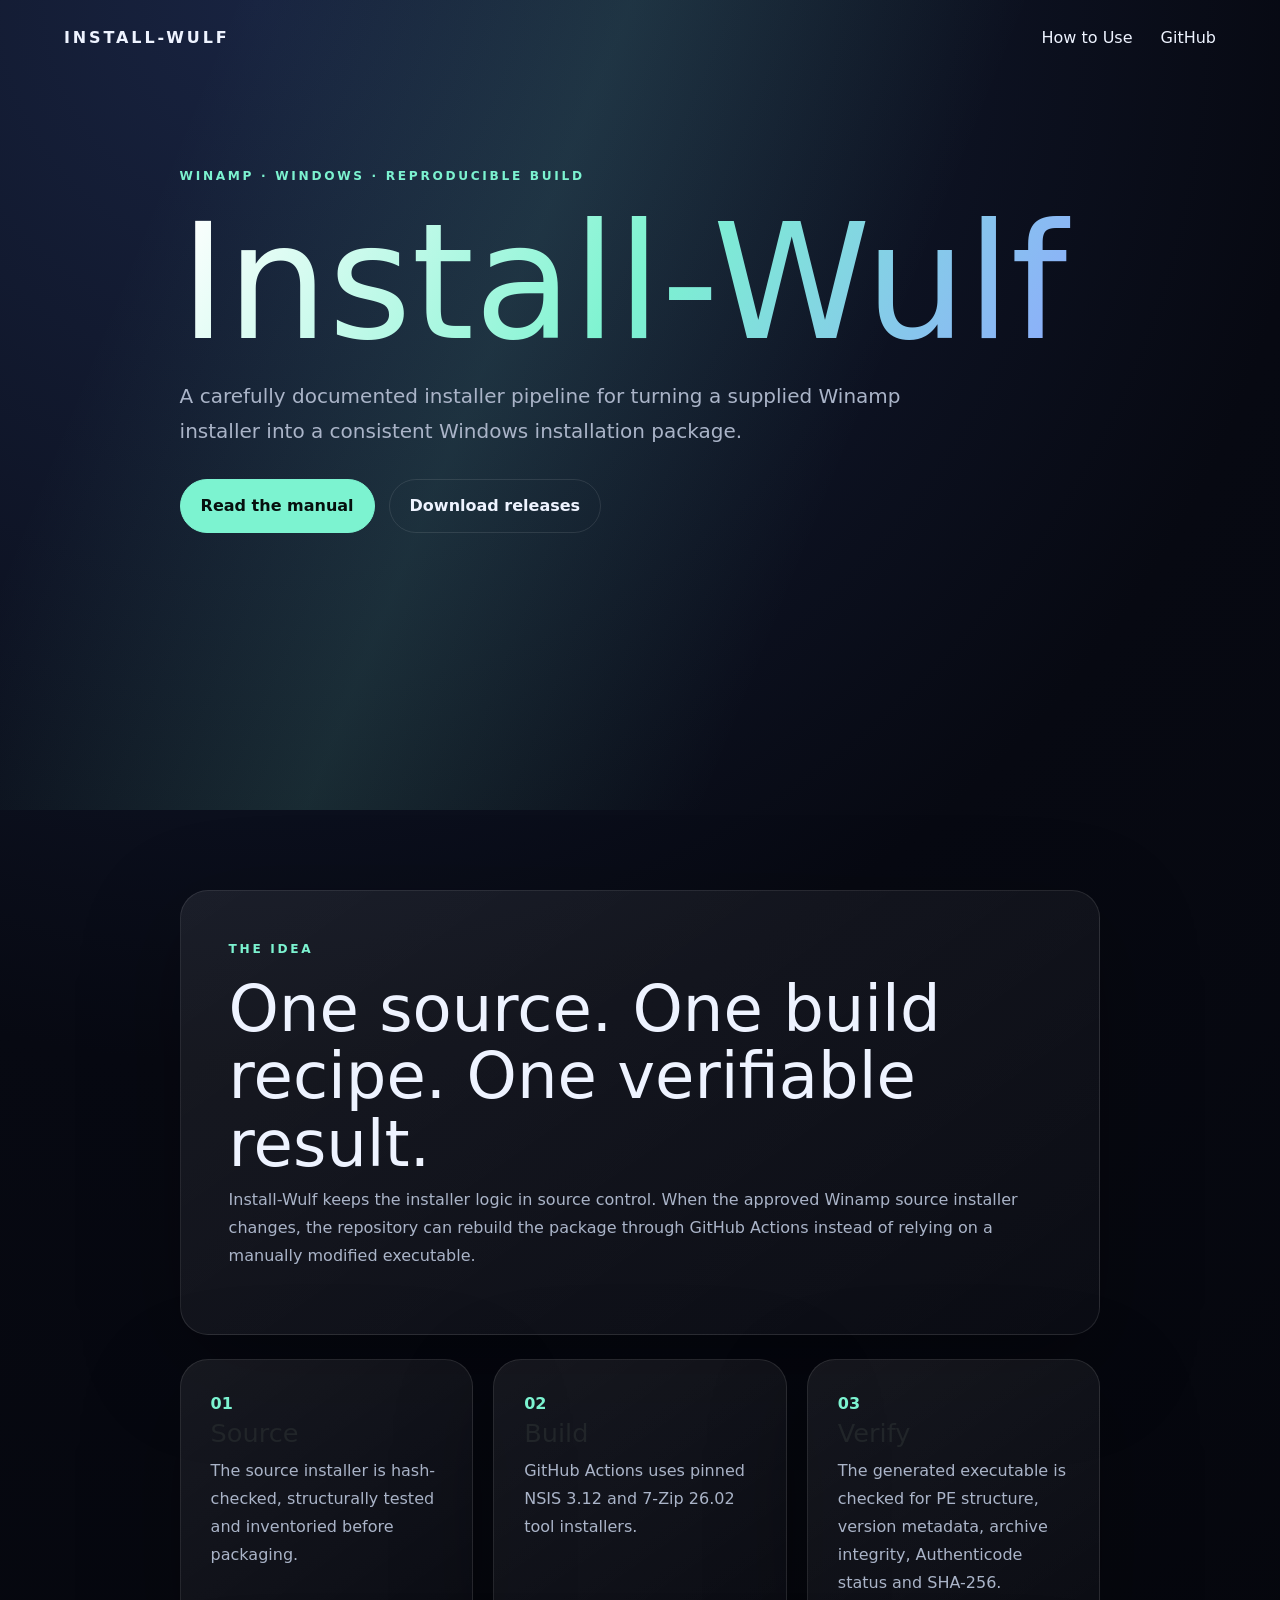
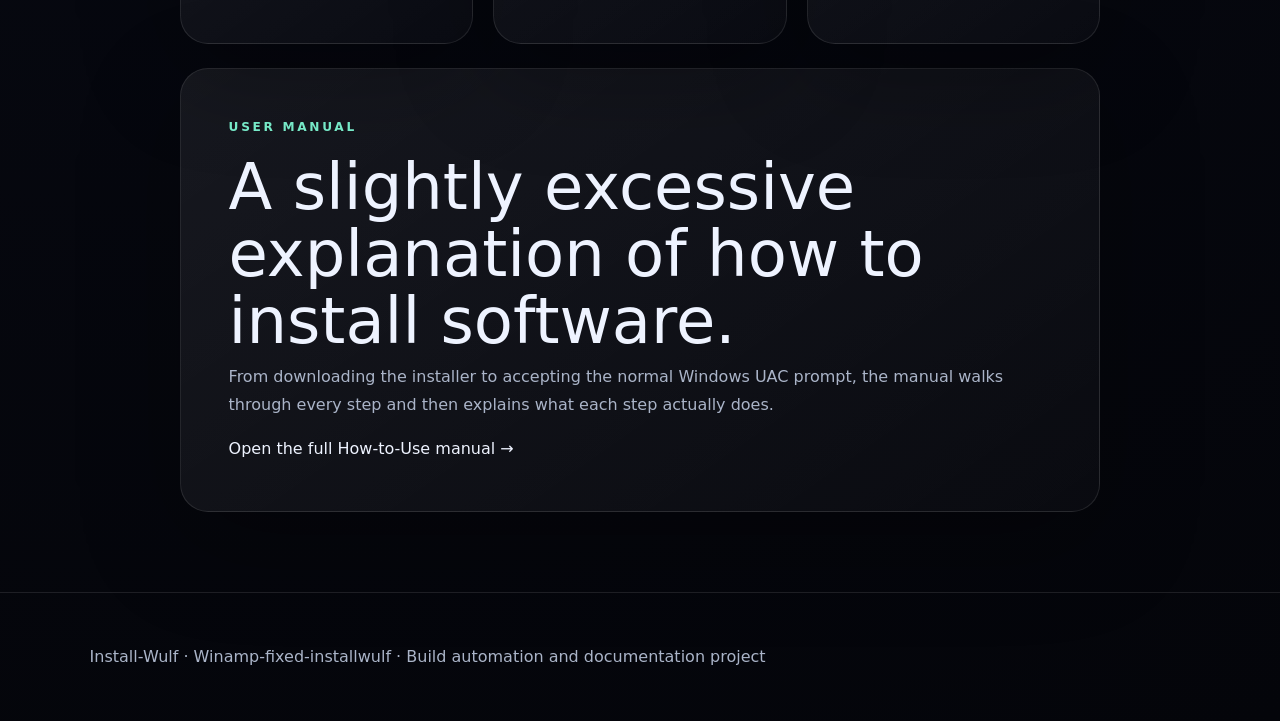
<file: web/index.html>
<!doctype html>
<html lang="en"><head><meta charset="utf-8"><meta name="viewport" content="width=device-width,initial-scale=1"><title>Winamp Install-Wulf</title><meta name="description" content="Winamp Install-Wulf: a reproducible Windows installer build and documentation project."><link rel="stylesheet" href="assets/css/site.css"></head>
<body><header class="hero"><nav><a class="brand" href="index.html">INSTALL-WULF</a><a href="how-to-use.html">How to Use</a><a href="https://github.com/n-e-o-w-u-l-f/Winamp-fixed-installwulf">GitHub</a></nav><div class="hero-inner parallax"><p class="eyebrow">WINAMP · WINDOWS · REPRODUCIBLE BUILD</p><h1>Install-Wulf</h1><p class="lead">A carefully documented installer pipeline for turning a supplied Winamp installer into a consistent Windows installation package.</p><div class="actions"><a class="button" href="how-to-use.html">Read the manual</a><a class="button ghost" href="https://github.com/n-e-o-w-u-l-f/Winamp-fixed-installwulf/releases">Download releases</a></div></div></header>
<main><section class="panel reveal"><p class="eyebrow">THE IDEA</p><h2>One source. One build recipe. One verifiable result.</h2><p>Install-Wulf keeps the installer logic in source control. When the approved Winamp source installer changes, the repository can rebuild the package through GitHub Actions instead of relying on a manually modified executable.</p></section><section class="grid"><article class="card reveal"><span>01</span><h3>Source</h3><p>The source installer is hash-checked, structurally tested and inventoried before packaging.</p></article><article class="card reveal"><span>02</span><h3>Build</h3><p>GitHub Actions uses pinned NSIS 3.12 and 7-Zip 26.02 tool installers.</p></article><article class="card reveal"><span>03</span><h3>Verify</h3><p>The generated executable is checked for PE structure, version metadata, archive integrity, Authenticode status and SHA-256.</p></article></section><section class="manual teaser reveal"><p class="eyebrow">USER MANUAL</p><h2>A slightly excessive explanation of how to install software.</h2><p>From downloading the installer to accepting the normal Windows UAC prompt, the manual walks through every step and then explains what each step actually does.</p><a class="text-link" href="how-to-use.html">Open the full How-to-Use manual →</a></section></main><footer>Install-Wulf · Winamp-fixed-installwulf · Build automation and documentation project</footer><script src="assets/js/site.js"></script></body></html>
</file>
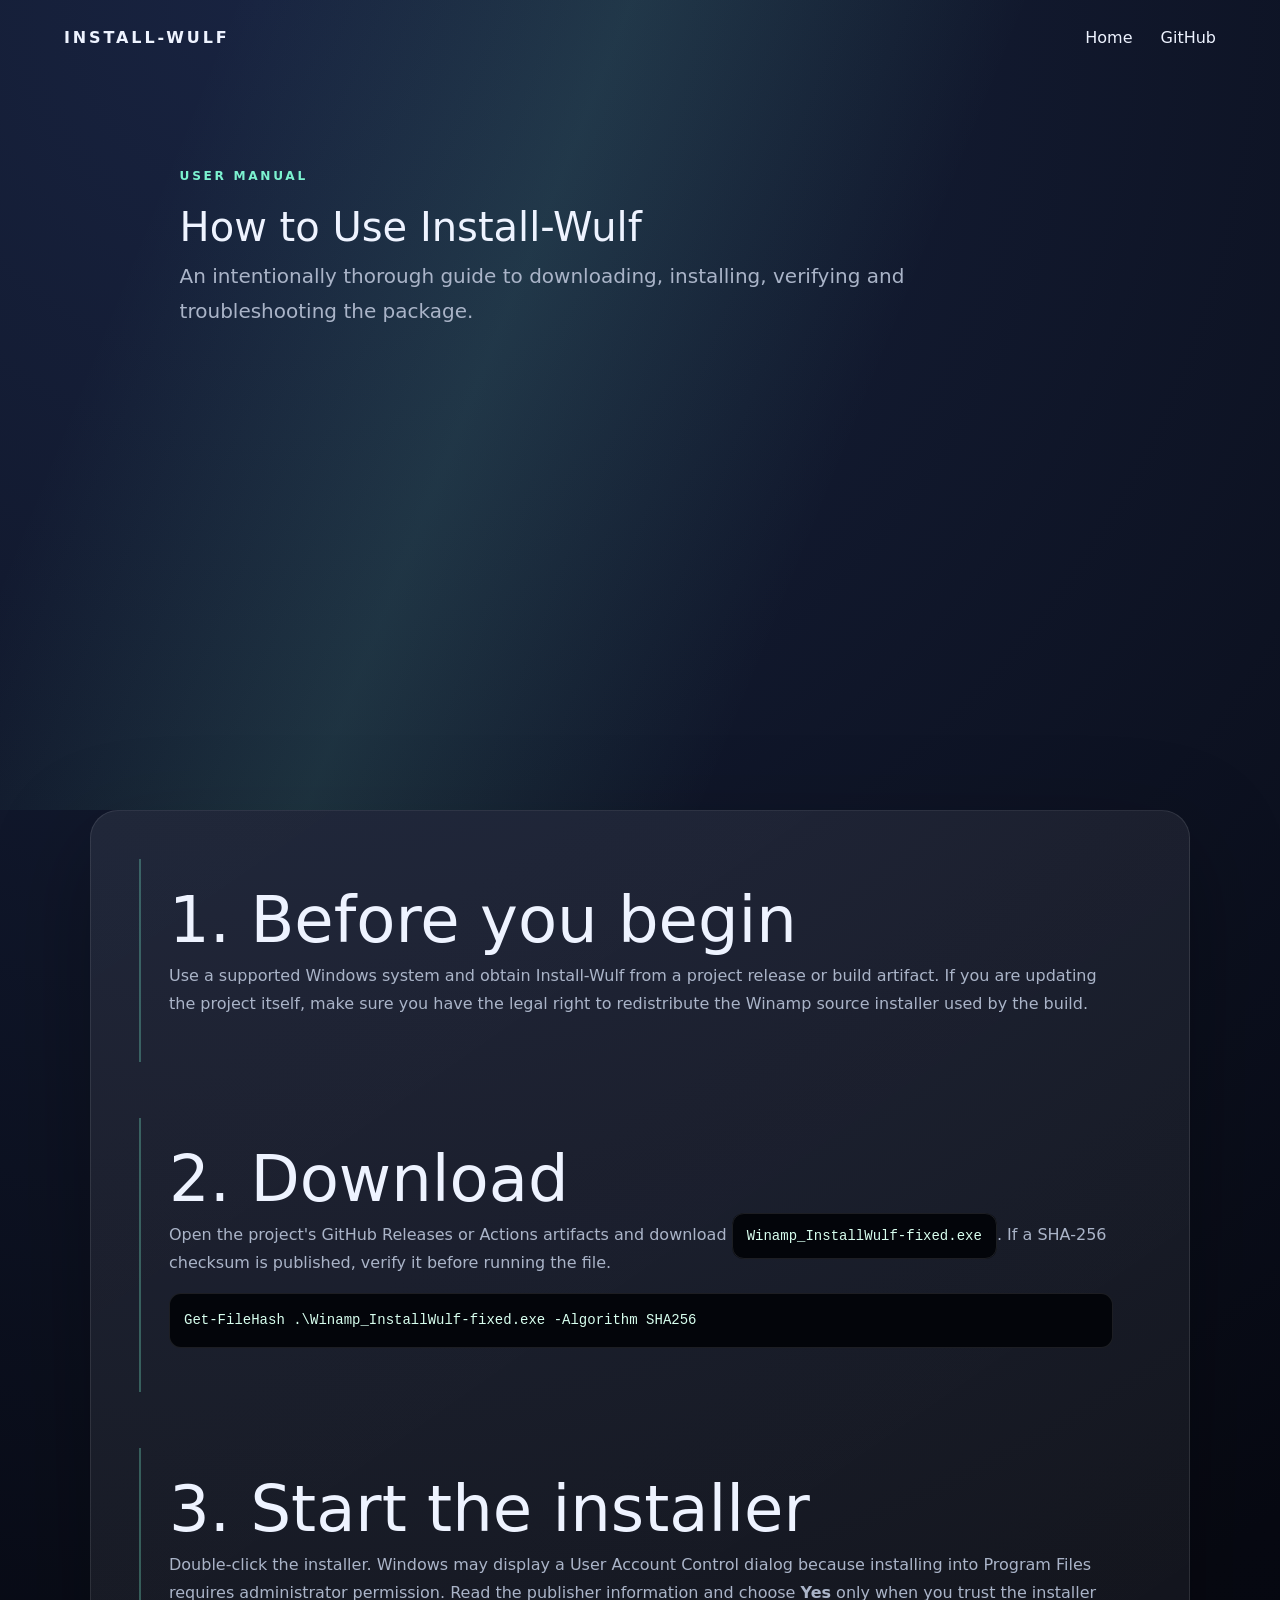
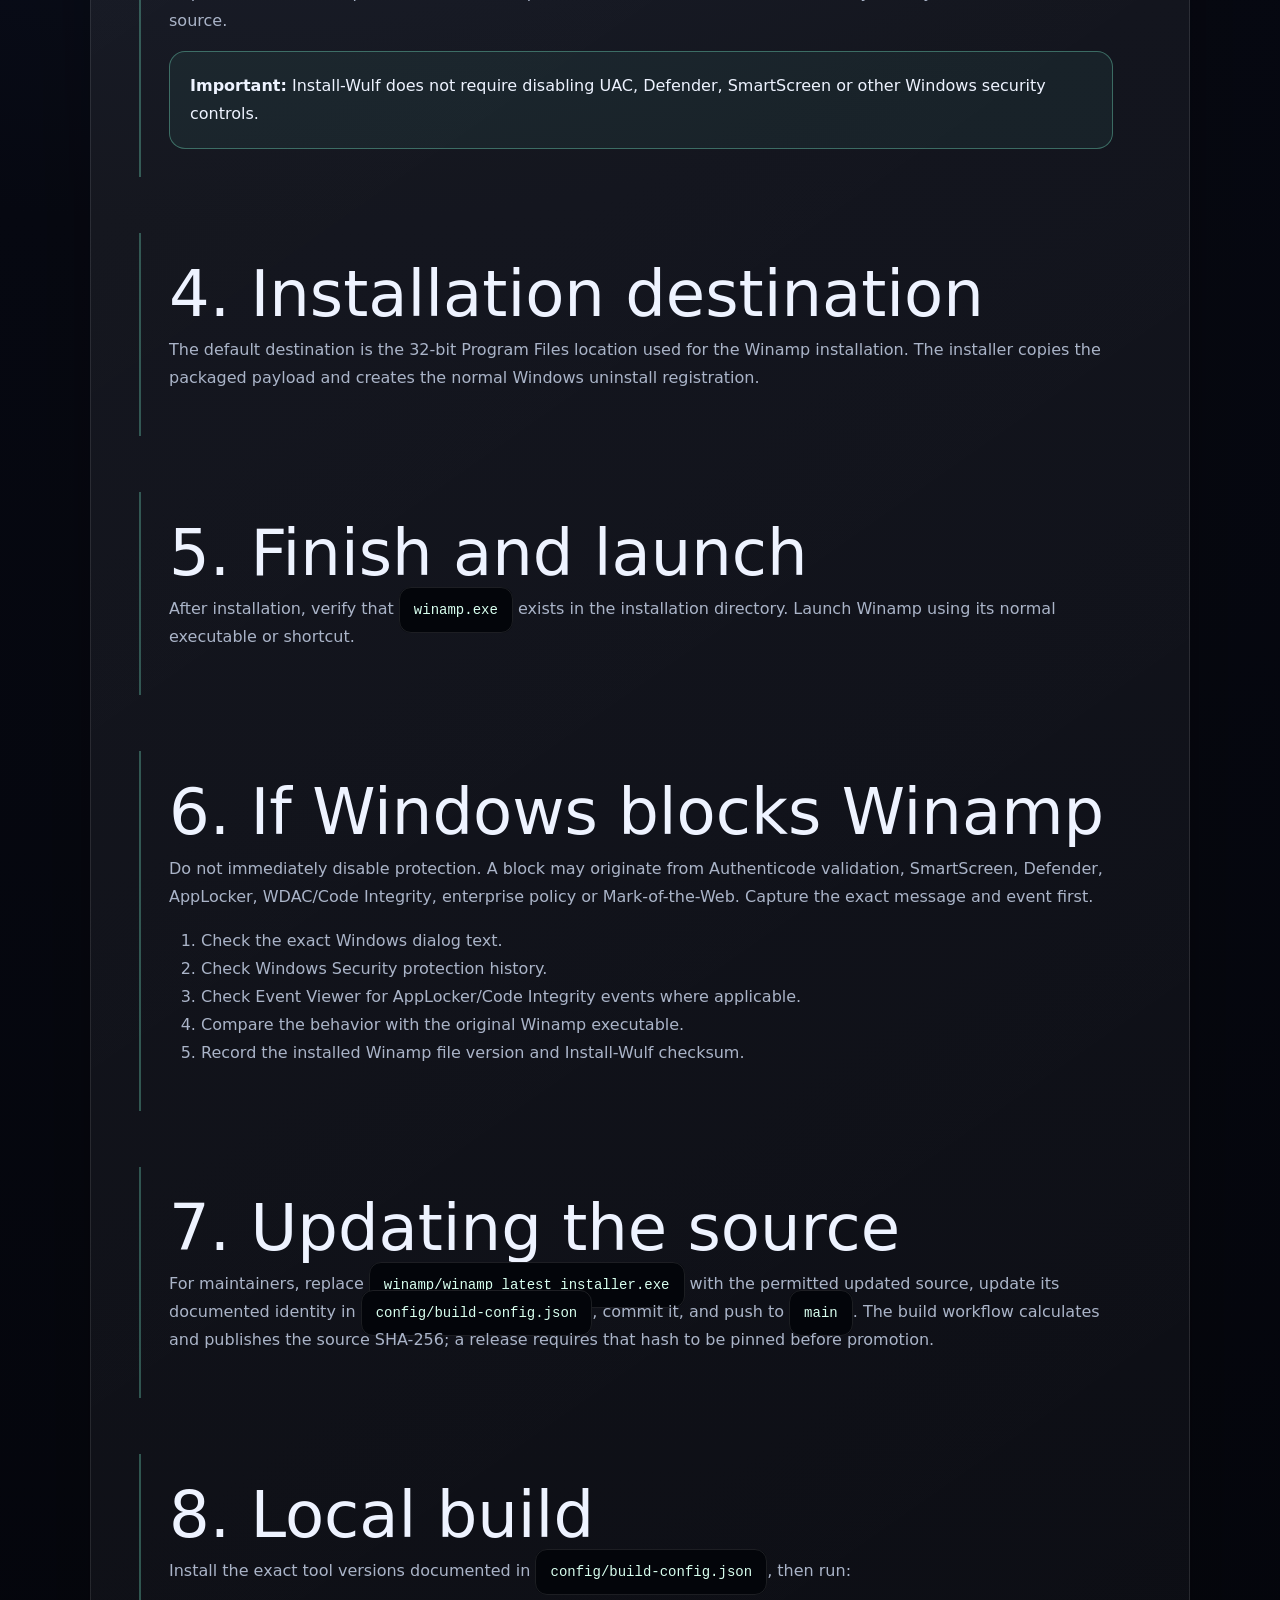
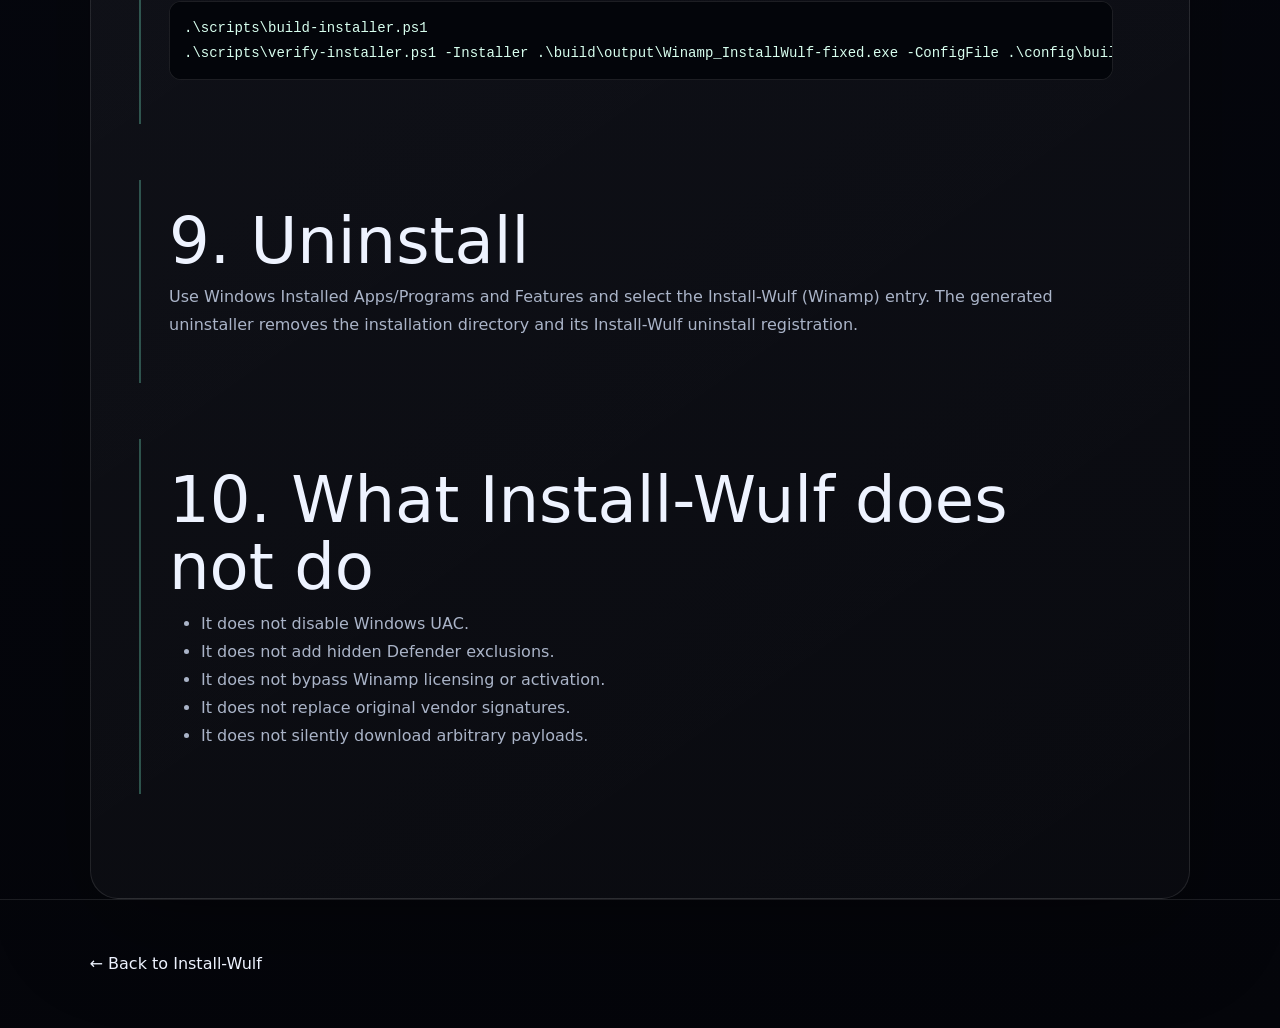
<file: web/how-to-use.html>
<!doctype html><html lang="en"><head><meta charset="utf-8"><meta name="viewport" content="width=device-width,initial-scale=1"><title>How to Use · Install-Wulf</title><link rel="stylesheet" href="assets/css/site.css"></head><body><header class="subhero"><nav><a class="brand" href="index.html">INSTALL-WULF</a><a href="index.html">Home</a><a href="https://github.com/n-e-o-w-u-l-f/Winamp-fixed-installwulf">GitHub</a></nav><div class="hero-inner"><p class="eyebrow">USER MANUAL</p><h1>How to Use Install-Wulf</h1><p class="lead">An intentionally thorough guide to downloading, installing, verifying and troubleshooting the package.</p></div></header><main class="manual"><section><h2>1. Before you begin</h2><p>Use a supported Windows system and obtain Install-Wulf from a project release or build artifact. If you are updating the project itself, make sure you have the legal right to redistribute the Winamp source installer used by the build.</p></section><section><h2>2. Download</h2><p>Open the project's GitHub Releases or Actions artifacts and download <code>Winamp_InstallWulf-fixed.exe</code>. If a SHA-256 checksum is published, verify it before running the file.</p><pre>Get-FileHash .\Winamp_InstallWulf-fixed.exe -Algorithm SHA256</pre></section><section><h2>3. Start the installer</h2><p>Double-click the installer. Windows may display a User Account Control dialog because installing into Program Files requires administrator permission. Read the publisher information and choose <strong>Yes</strong> only when you trust the installer source.</p><div class="callout"><strong>Important:</strong> Install-Wulf does not require disabling UAC, Defender, SmartScreen or other Windows security controls.</div></section><section><h2>4. Installation destination</h2><p>The default destination is the 32-bit Program Files location used for the Winamp installation. The installer copies the packaged payload and creates the normal Windows uninstall registration.</p></section><section><h2>5. Finish and launch</h2><p>After installation, verify that <code>winamp.exe</code> exists in the installation directory. Launch Winamp using its normal executable or shortcut.</p></section><section><h2>6. If Windows blocks Winamp</h2><p>Do not immediately disable protection. A block may originate from Authenticode validation, SmartScreen, Defender, AppLocker, WDAC/Code Integrity, enterprise policy or Mark-of-the-Web. Capture the exact message and event first.</p><ol><li>Check the exact Windows dialog text.</li><li>Check Windows Security protection history.</li><li>Check Event Viewer for AppLocker/Code Integrity events where applicable.</li><li>Compare the behavior with the original Winamp executable.</li><li>Record the installed Winamp file version and Install-Wulf checksum.</li></ol></section><section><h2>7. Updating the source</h2><p>For maintainers, replace <code>winamp/winamp_latest_installer.exe</code> with the permitted updated source, update its documented identity in <code>config/build-config.json</code>, commit it, and push to <code>main</code>. The build workflow calculates and publishes the source SHA-256; a release requires that hash to be pinned before promotion.</p></section><section><h2>8. Local build</h2><p>Install the exact tool versions documented in <code>config/build-config.json</code>, then run:</p><pre>.\scripts\build-installer.ps1
.\scripts\verify-installer.ps1 -Installer .\build\output\Winamp_InstallWulf-fixed.exe -ConfigFile .\config\build-config.json -PayloadDirectory .\build\payload</pre></section><section><h2>9. Uninstall</h2><p>Use Windows Installed Apps/Programs and Features and select the Install-Wulf (Winamp) entry. The generated uninstaller removes the installation directory and its Install-Wulf uninstall registration.</p></section><section><h2>10. What Install-Wulf does not do</h2><ul><li>It does not disable Windows UAC.</li><li>It does not add hidden Defender exclusions.</li><li>It does not bypass Winamp licensing or activation.</li><li>It does not replace original vendor signatures.</li><li>It does not silently download arbitrary payloads.</li></ul></section></main><footer><a href="index.html">← Back to Install-Wulf</a></footer><script src="assets/js/site.js"></script></body></html>
</file>
<file: web/assets/css/site.css>
@import url('https://cdn.jsdelivr.net/npm/bootstrap@5.3.3/dist/css/bootstrap.min.css');
:root{--bg:#070912;--panel:#0d1220;--text:#eef3ff;--muted:#aab4c8;--line:rgba(255,255,255,.1);--accent:#7cf3d0}*{box-sizing:border-box}html{scroll-behavior:smooth}body{margin:0;background:radial-gradient(circle at 20% 0%,#182340 0,#070912 42%,#04050a 100%);color:var(--text);font:16px/1.75 system-ui,-apple-system,BlinkMacSystemFont,"Segoe UI",sans-serif}nav{display:flex;gap:28px;align-items:center;justify-content:flex-end;padding:24px 5vw;position:relative;z-index:5}nav a,.text-link,footer a{color:var(--text);text-decoration:none}.brand{margin-right:auto;letter-spacing:.18em;font-weight:800}.hero,.subhero{min-height:90vh;position:relative;overflow:hidden}.hero:before,.subhero:before{content:"";position:absolute;inset:-20%;background:linear-gradient(120deg,transparent 25%,rgba(124,243,208,.12),transparent 60%);transform:rotate(-8deg);animation:sweep 10s infinite alternate}.hero-inner{max-width:1100px;margin:10vh auto;padding:0 7vw;position:relative}.eyebrow{letter-spacing:.22em;font-size:.76rem;color:var(--accent);font-weight:800}.hero h1{font-size:clamp(4rem,13vw,10rem);line-height:.9;margin:.15em 0;background:linear-gradient(120deg,#fff,#7cf3d0,#8ea7ff);-webkit-background-clip:text;color:transparent}.lead{max-width:760px;font-size:1.25rem;color:var(--muted)}.actions{display:flex;gap:14px;flex-wrap:wrap;margin-top:30px}.button{display:inline-block;padding:12px 20px;border:1px solid var(--accent);border-radius:999px;text-decoration:none;color:#06100e;background:var(--accent);font-weight:800}.button.ghost{background:transparent;color:var(--text);border-color:var(--line)}main{max-width:1100px;margin:auto;padding:80px 7vw}.panel,.manual,.card{background:linear-gradient(145deg,rgba(255,255,255,.07),rgba(255,255,255,.025));border:1px solid var(--line);border-radius:28px;box-shadow:0 30px 100px rgba(0,0,0,.3)}.panel,.manual{padding:48px}.panel h2,.manual h2{font-size:clamp(2rem,5vw,4rem);line-height:1.05}.grid{display:grid;grid-template-columns:repeat(3,1fr);gap:20px;margin:24px 0}.card{padding:30px;min-height:230px}.card span{color:var(--accent);font-weight:900}.card h3{font-size:1.6rem}.card p,p,li{color:var(--muted)}footer{padding:50px 7vw;border-top:1px solid var(--line);color:var(--muted)}.manual section{margin-bottom:56px}.manual section:not(.teaser){padding:28px;border-left:2px solid rgba(124,243,208,.3)}pre,code{background:#03050a;border:1px solid var(--line);border-radius:12px;color:#d8ffeF;padding:14px;overflow:auto}.callout{border:1px solid rgba(124,243,208,.35);border-radius:16px;padding:20px;background:rgba(124,243,208,.06)}.reveal{opacity:0;transform:translateY(45px);transition:opacity .9s ease,transform .9s ease}.reveal.visible{opacity:1;transform:none}@keyframes sweep{from{transform:translateX(-10%) rotate(-8deg)}to{transform:translateX(10%) rotate(-8deg)}}@media(max-width:760px){nav{gap:14px;font-size:.9rem}.grid{grid-template-columns:1fr}.hero{min-height:80vh}.panel,.manual{padding:28px}}
</file>
